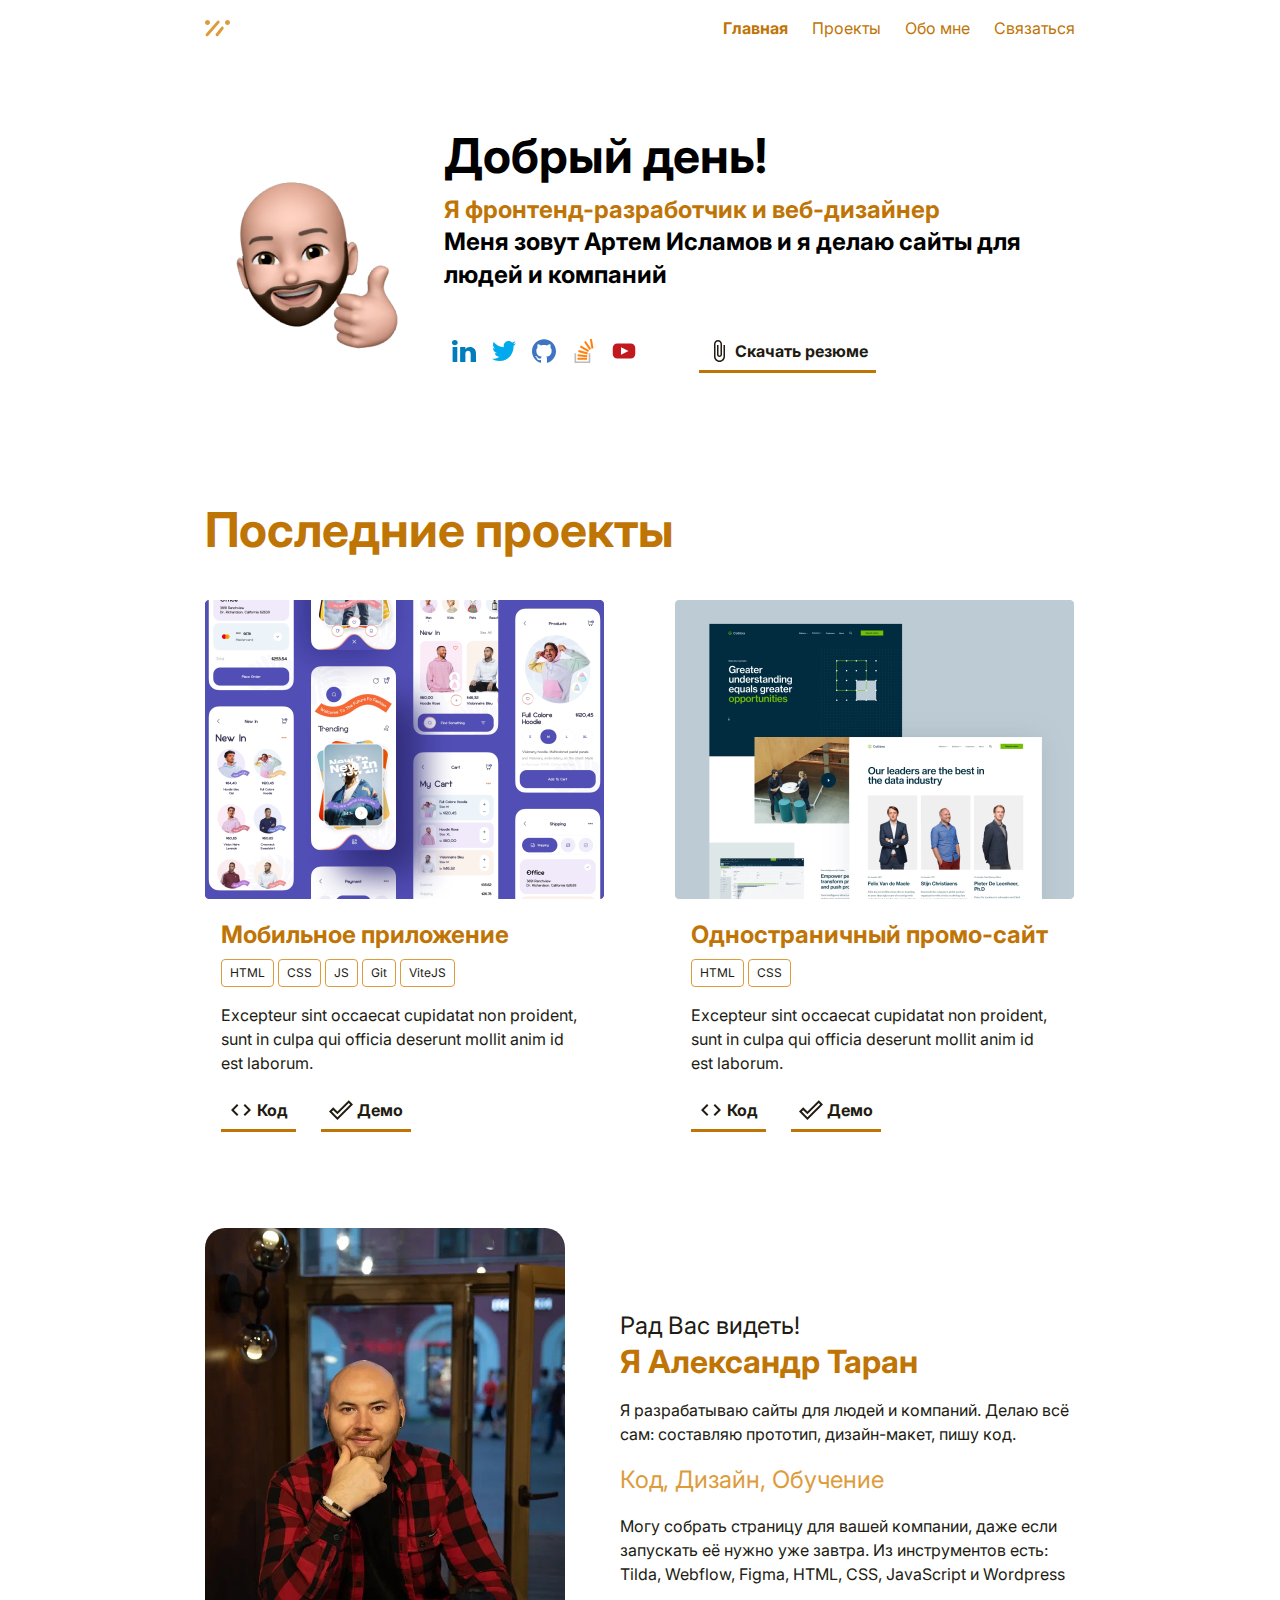
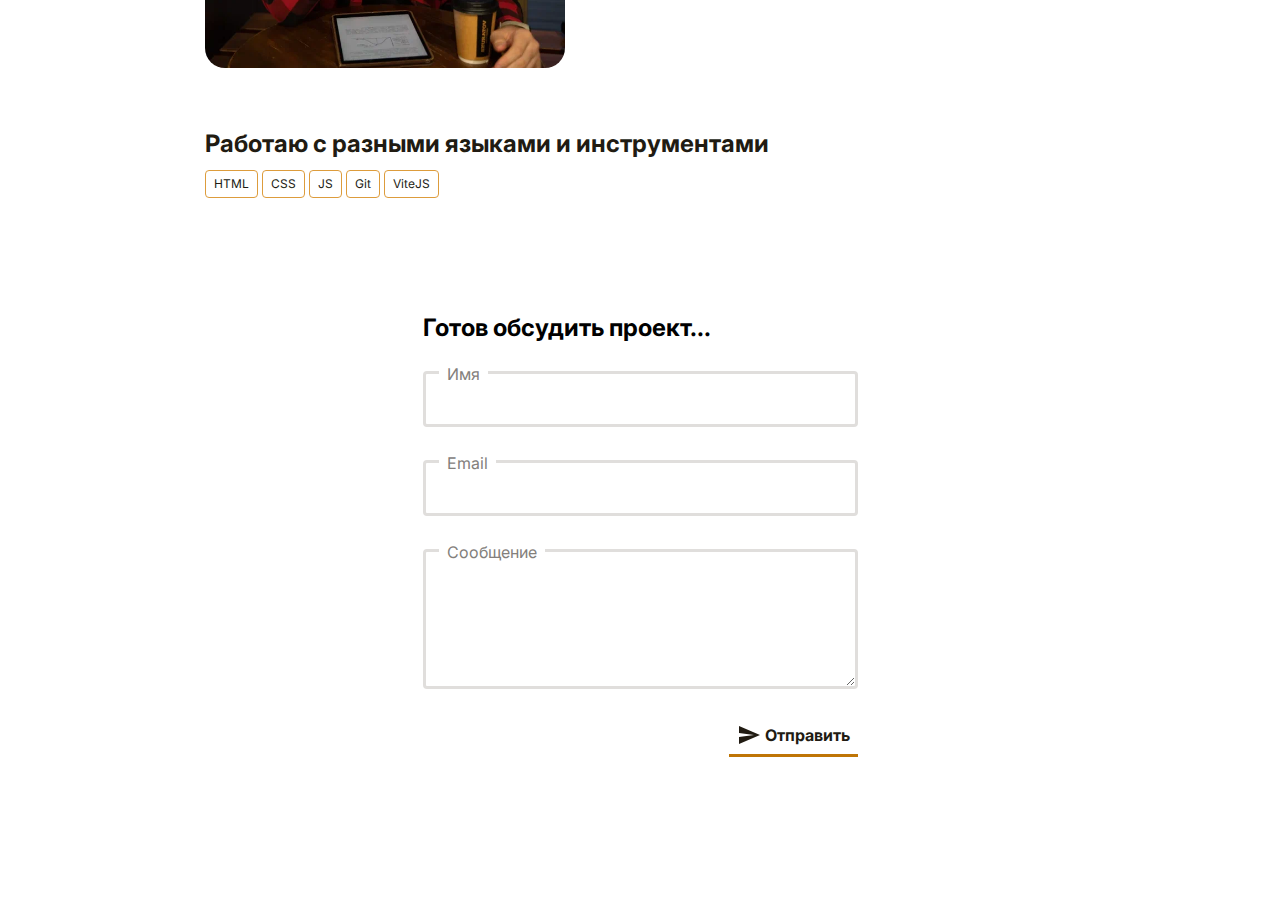
<file: index.html>
<!DOCTYPE html>
<html lang="ru">
  <head>
    <meta charset="UTF-8" />
    <meta http-equiv="X-UA-Compatible" content="IE=edge" />
    <meta name="viewport" content="width=device-width, initial-scale=1.0" />
    <title>Александр Таран - веб-разработчик, фрилансер</title>
    <link rel="stylesheet" href="css/style.css" />
    <link rel="stylesheet" href="css/normalize.css" />
    <link rel="preconnect" href="https://fonts.googleapis.com" />
    <link rel="preconnect" href="https://fonts.gstatic.com" crossorigin />
    <link
      href="https://fonts.googleapis.com/css2?family=Inter:wght@400;700&display=swap"
      rel="stylesheet"
    />
  </head>

  <body>
    <div class="navbar container">
      <img src="/images/logo.svg" alt="Logo" />

      <nav class="navigation">
        <ul class="nav-list">
          <li class="nav-item">
            <a href="#" class="nav-link active">Главная</a>
          </li>
          <li class="nav-item"><a href="#" class="nav-link">Проекты</a></li>
          <li class="nav-item"><a href="#" class="nav-link">Обо мне</a></li>
          <li class="nav-item"><a href="#" class="nav-link">Связаться</a></li>
        </ul>
      </nav>
    </div>
    <!-- ./navbar -->
    <header class="header container">
      <img
        src="/images/avatar.png"
        alt="Александр Таран"
        class="header-photo"
      />
      <div class="header-text">
        <strong class="header-strong">Добрый день!</strong>
        <h1 class="header-heading">
          <span class="header-primary"
            >Я фронтенд-разработчик и веб-дизайнер</span
          >
          <br />
          Меня зовут Артем Исламов и я делаю сайты для людей и компаний
        </h1>
        <div class="header-links">
          <ul class="social-list">
            <li class="social-item">
              <a href="" class="social-link"
                ><img
                  src="images/Icons/linkedin.svg"
                  alt="linkedin"
                  class="social-logo"
              /></a>
            </li>
            <li class="social-item">
              <a href="" class="social-link"
                ><img
                  src="images/Icons/twitter.svg"
                  alt="twitter"
                  class="social-logo"
              /></a>
            </li>
            <li class="social-item">
              <a href="" class="social-link"
                ><img
                  src="images/Icons/github.svg"
                  alt="github"
                  class="social-logo"
              /></a>
            </li>
            <li class="social-item">
              <a href="" class="social-link"
                ><img
                  src="images/Icons/stackoverflow.svg"
                  alt="stackoverflow"
                  class="social-logo"
              /></a>
            </li>
            <li class="social-item">
              <a href="" class="social-link"
                ><img
                  src="images/Icons/youtube.svg"
                  alt="youtube"
                  class="social-logo"
              /></a>
            </li>
          </ul>
          <a href="#" class="cv-download" download="">
            <img
              src="/images/Icons/download.svg"
              alt="Скачать резюме"
              class="cv-icon"
            />
            <span class="cv-text">Скачать резюме</span>
          </a>
        </div>
        <!-- /.header-links -->
      </div>
      <!-- /.header-text -->
    </header>
    <!-- /.header -->

    <section class="porfolio">
      <div class="container">
        <h2 class="section-heading">Последние проекты</h2>
        <div class="cards">
          <div class="card">
            <img
              src="/images/cards/image 2.png"
              alt="Мобильное приложение"
              class="card-image"
            />
            <div class="card-text-wrapper">
              <h3 class="card-title">Мобильное приложение</h3>
              <ul class="tags">
                <li class="tags-item"><a href="#" class="tag">HTML</a></li>
                <li class="tags-item"><a href="#" class="tag">CSS</a></li>
                <li class="tags-item"><a href="#" class="tag">JS</a></li>
                <li class="tags-item"><a href="#" class="tag">Git</a></li>
                <li class="tags-item"><a href="#" class="tag">ViteJS</a></li>
              </ul>
              <p class="card-text">
                Excepteur sint occaecat cupidatat non proident, sunt in culpa
                qui officia deserunt mollit anim id est laborum.
              </p>
              <div class="card-buttons">
                <a href="#" class="card-button"
                  ><img
                    src="/images/Icons/code.svg"
                    alt="code-icon"
                    class="card-button-icon"
                  /><span class="card-button-text">Код</span></a
                ><a href="#" class="card-button"
                  ><img
                    src="/images/Icons/demo.svg"
                    alt="demo-icon"
                    class="card-button-icon"
                  /><span class="card-button-text">Демо</span></a
                >
              </div>
            </div>
          </div>
          <!-- /.card -->
          <div class="card">
            <img
              src="/images/cards/image 2-1.png"
              alt="Промо-лендинг"
              class="card-image"
            />
            <div class="card-text-wrapper">
              <h3 class="card-title">Одностраничный промо-сайт</h3>
              <ul class="tags">
                <li class="tags-item"><a href="#" class="tag">HTML</a></li>
                <li class="tags-item"><a href="#" class="tag">CSS</a></li>
              </ul>
              <p class="card-text">
                Excepteur sint occaecat cupidatat non proident, sunt in culpa
                qui officia deserunt mollit anim id est laborum.
              </p>
              <div class="card-buttons">
                <a href="#" class="card-button"
                  ><img
                    src="/images/Icons/code.svg"
                    alt="code-icon"
                    class="card-button-icon"
                  /><span class="card-button-text">Код</span></a
                ><a href="#" class="card-button"
                  ><img
                    src="/images/Icons/demo.svg"
                    alt="demo-icon"
                    class="card-button-icon"
                  /><span class="card-button-text">Демо</span></a
                >
              </div>
            </div>
          </div>
          <!-- /.card -->
        </div>
        <!-- /.cards -->
      </div>
      <!-- /.container -->
    </section>
    <!-- /.porfolio -->

    <section class="developer container">
      <img
        src="images/developer.png"
        alt="Александр Таран"
        class="developer-photo"
      />
      <div class="developer-about">
        <span class="developer-hello">Рад Вас видеть!</span>
        <h2 class="developer-title">Я Александр Таран</h2>
        <p class="developer-text">
          Я разрабатываю сайты для людей и компаний. Делаю всё сам: составляю
          прототип, дизайн-макет, пишу код.
        </p>
        <span class="cando">Код, Дизайн, Обучение</span>
        <p class="developer-text">
          Могу собрать страницу для вашей компании, даже если запускать её нужно
          уже завтра. Из инструментов есть: Tilda, Webflow, Figma, HTML, CSS,
          JavaScript и Wordpress
        </p>
      </div>
      <!-- /.developer-about -->
    </section>
    <!-- /.developer container -->

    <section class="skills container">
      <h2 class="skills-title">Работаю с разными языками и инструментами</h2>
      <ul class="tags">
        <li class="tags-item"><a href="#" class="tag">HTML</a></li>
        <li class="tags-item"><a href="#" class="tag">CSS</a></li>
        <li class="tags-item"><a href="#" class="tag">JS</a></li>
        <li class="tags-item"><a href="#" class="tag">Git</a></li>
        <li class="tags-item"><a href="#" class="tag">ViteJS</a></li>
      </ul>
    </section>
    <!-- /skills -->
    <section class="feedback form-container">
      <h2 class="feedback-title">Готов обсудить проект...</h2>
      <form action="#" class="form">
        <div class="input-group">
          <label for="username" class="input-label">Имя</label>
          <input id="username" type="text" class="input" />
        </div>
        <div class="input-group">
          <label for="email" class="input-label">Email</label>
          <input id="email" type="text" class="input" />
        </div>
        <div class="input-group">
          <label for="message" class="input-label">Сообщение</label>
          <textarea id="message" rows="10" class="input textarea"></textarea>
        </div>
        <button type="submit" class="button">
          <img src="/images/Icons/send.svg" alt="Отправить" class="cv-icon" />
          <span class="cv-text">Отправить</span>
        </button>
      </form>
    </section>
    <!-- /.feedback -->
  </body>
</html>
</file>
<file: css/style.css>
*{
  box-sizing: border-box;
}

body{
  font-family: 'Inter', sans-serif;
}

.navbar{
  display: flex;
  align-items: center;
  justify-content: space-between;
}

.nav-list{
  display: flex;
  list-style: none;
  padding: 0;
}

.nav-link{
  text-decoration: none;
  color: #BF7506;
  margin-left: 24px;
  font-size: 16px;
  line-height: 150%;
}

.nav-link.active{
  font-weight: bold;
}

.container {
  max-width: 870px;
  width: 100%;
  margin: auto;
}

.header{
  display: flex;
  align-items:center;
  padding: 70px 0;
}

.header-text{
  margin-left: 27px;
}

.header-strong{
  font-weight: 700;
  font-size: 48px;
  line-height: 125%
}

.header-heading{
  font-weight: 700;
  font-size: 24px;
  line-height: 135%;
  margin-top: 8px;
  margin-bottom: 24px;
}

.header-primary{
  color: #BF7506;
}

.social-list{
  list-style: none;
  padding: 0;
  display: flex;
}

.social-link{
  padding: 8px;
  display: inline-block;
}

.header-links{
  display: flex;
  align-items:center
}

.cv-download{
  margin-left: 55px;
  padding: 7px 8px;
  display: flex;
  align-items: center;
  text-decoration: none;
  font-weight: 700;
  font-size: 16px;
  line-height: 150%;
  color: #211B12;
  border-bottom: 3px solid #BF7506;
}

.cv-icon{
  margin-right: 4px;
}

.section-heading {
  font-weight: 700;
  font-size: 48px;
  line-height: 125%;
  color: #BF7506;
}

.cards{
  display: flex;
  justify-content: space-between;
}

.card{
  max-width: 400px;
}

.card-text-wrapper{
  padding: 16px;
}

.card-text{
  font-weight: 400;
  font-size: 16px;
  line-height: 150%;
  color: #211B12;
}

.card-title{
  font-weight: 700;
  font-size: 24px;
  line-height: 135%;  
  color: #BF7506;
  margin-top: 0;
  margin-bottom: 8px;
}

.tags{
  list-style: none;
  padding: 0;
  display: flex;
  align-items:center;
  margin-top: 8px;
  margin-bottom: 16px;
}

.tag{
  padding: 4px 8px;
  display: inline-block;
  text-decoration: none;
  font-weight: 400;
    font-size: 12px;
    line-height: 150%;
    color:#211B12;
    border: 1px solid #DD9C3C;
    border-radius: 4px;
    margin-right: 4px;
}

.card-buttons{
  display: flex;
  align-items: center;
}

.card-button{
  display: flex;
  align-items:center;
  padding: 7px 8px;
  text-decoration: none;
  font-weight: 700;
  font-size: 16px;
  line-height: 150%;
  color: #211B12;
  border-bottom: 3px solid #BF7506;
  margin-right: 25px;
}

.card-button-icon{
  margin-right: 4px;
}

.developer{
  display: flex;
  align-items: center;
  padding: 80px 0 40px;
}

.developer-photo{
  width: 360px;
  height: 440px;
  flex-shrink: 0;
  object-fit: cover;
  border-radius: 20px
}

.developer-about{
  margin-left: 55px;
  margin-top: 16px  ;
}

.developer-hello{
  font-weight: 400;
  font-size: 24px;
  line-height: 135%;
  color: #211B12;
  margin-bottom: 4px;
}

.developer-title{
  font-weight: 700;
  font-size: 32px;
  line-height: 125%;
  color: #BF7506;
  margin: 0;
}

.developer-text{
  font-weight: 400;
  font-size: 16px;
  line-height: 150%;
  color: #211B12;
}

.cando{
  font-weight: 400;
  font-size: 24px;
  line-height: 150%;
  color: #DD9C3C;
  margin-top: 16px;
  margin-bottom: 16px;
}

.skills-title{
  font-weight: 700;
  font-size: 24px;
  line-height: 135%;
  color: #211B12;
  margin-bottom: 10px;
}

.feedback{
  padding: 80px 0 160px;
}

.input-group{
  position: relative;
  padding-top: 9px;
  margin-bottom: 24px;
}

.input-label{
  position: absolute;
  font-weight: 400;
  font-size: 16px;
  line-height: 150%;
  color: #83807C;
  padding: 0 8px;
  background-color: #fff;
  top: 0;
  left: 16px;
}

.input{
  border: 3px solid #E0DEDC;
  border-radius: 4px;
  width: 435px;
  height: 56px;
}

.textarea{
  min-height: 140px
}

.form-container{
  max-width: 435px;
  margin: auto;
}

.button {
  margin-left: 55px;
  padding: 7px 8px;
  display: flex;
  align-items: center;
  text-decoration: none;
  font-weight: 700;
  font-size: 16px;
  line-height: 150%;
  color: #211B12;
  border: none;
  border-bottom: 3px solid #BF7506;
  background-color: #fff;
  cursor: pointer;
  margin-left: auto

}
</file>
